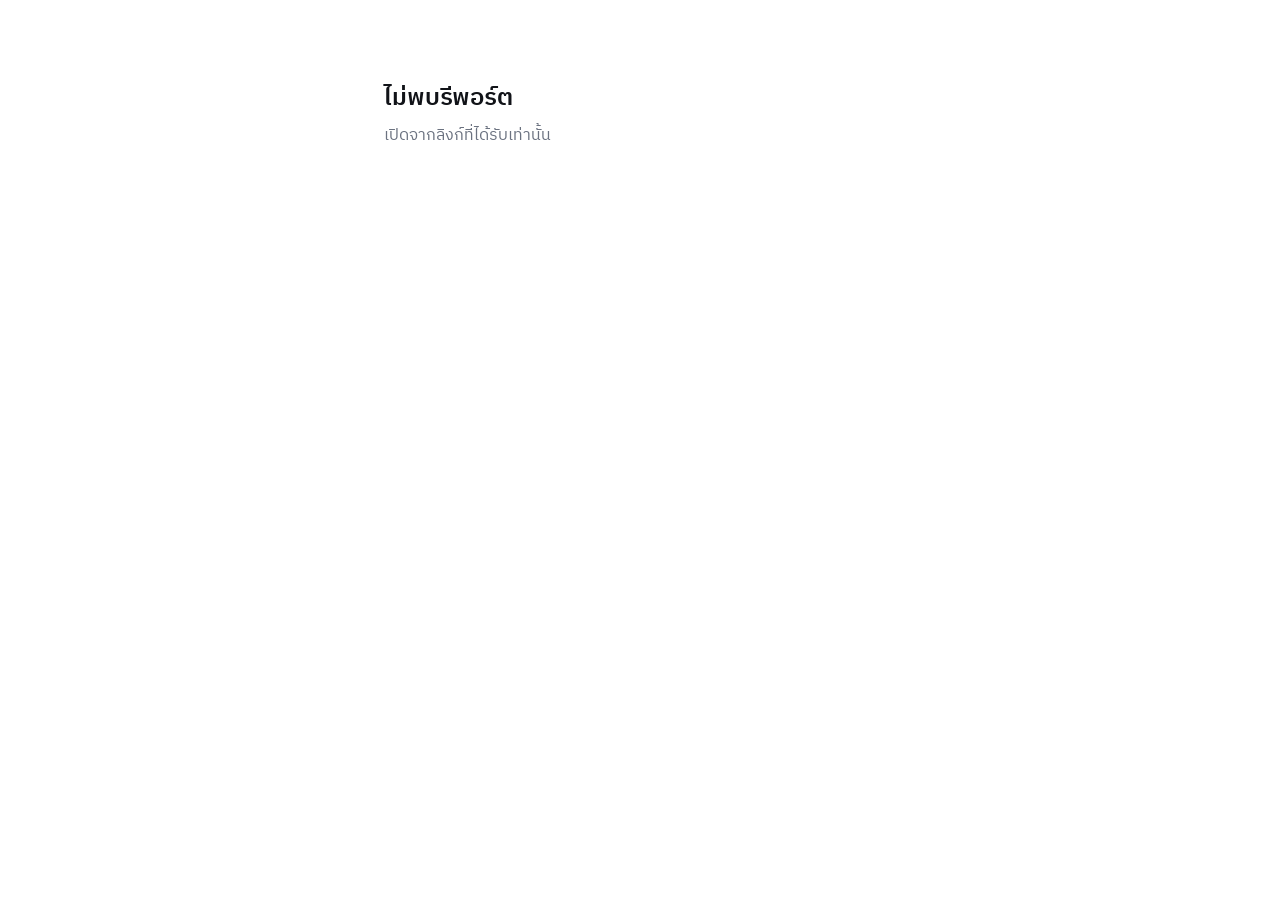
<file: index.html>
<!doctype html>
<html lang="th">
<head>
  <meta charset="utf-8">
  <meta name="viewport" content="width=device-width, initial-scale=1">
  <meta name="referrer" content="no-referrer">
  <meta name="robots" content="noindex">
  <title>รีพอร์ตคอนเทนต์คู่แข่ง</title>
  <link rel="preconnect" href="https://fonts.googleapis.com">
  <link rel="preconnect" href="https://fonts.gstatic.com" crossorigin>
  <link href="https://fonts.googleapis.com/css2?family=IBM+Plex+Sans+Thai:wght@400;500;600&display=swap" rel="stylesheet">
  <script type="module" crossorigin src="./assets/index-4ytcKoLO.js"></script>
  <link rel="stylesheet" crossorigin href="./assets/index-Bmg71lb2.css">
</head>
<body>
  <div id="root"></div>
</body>
</html>
</file>
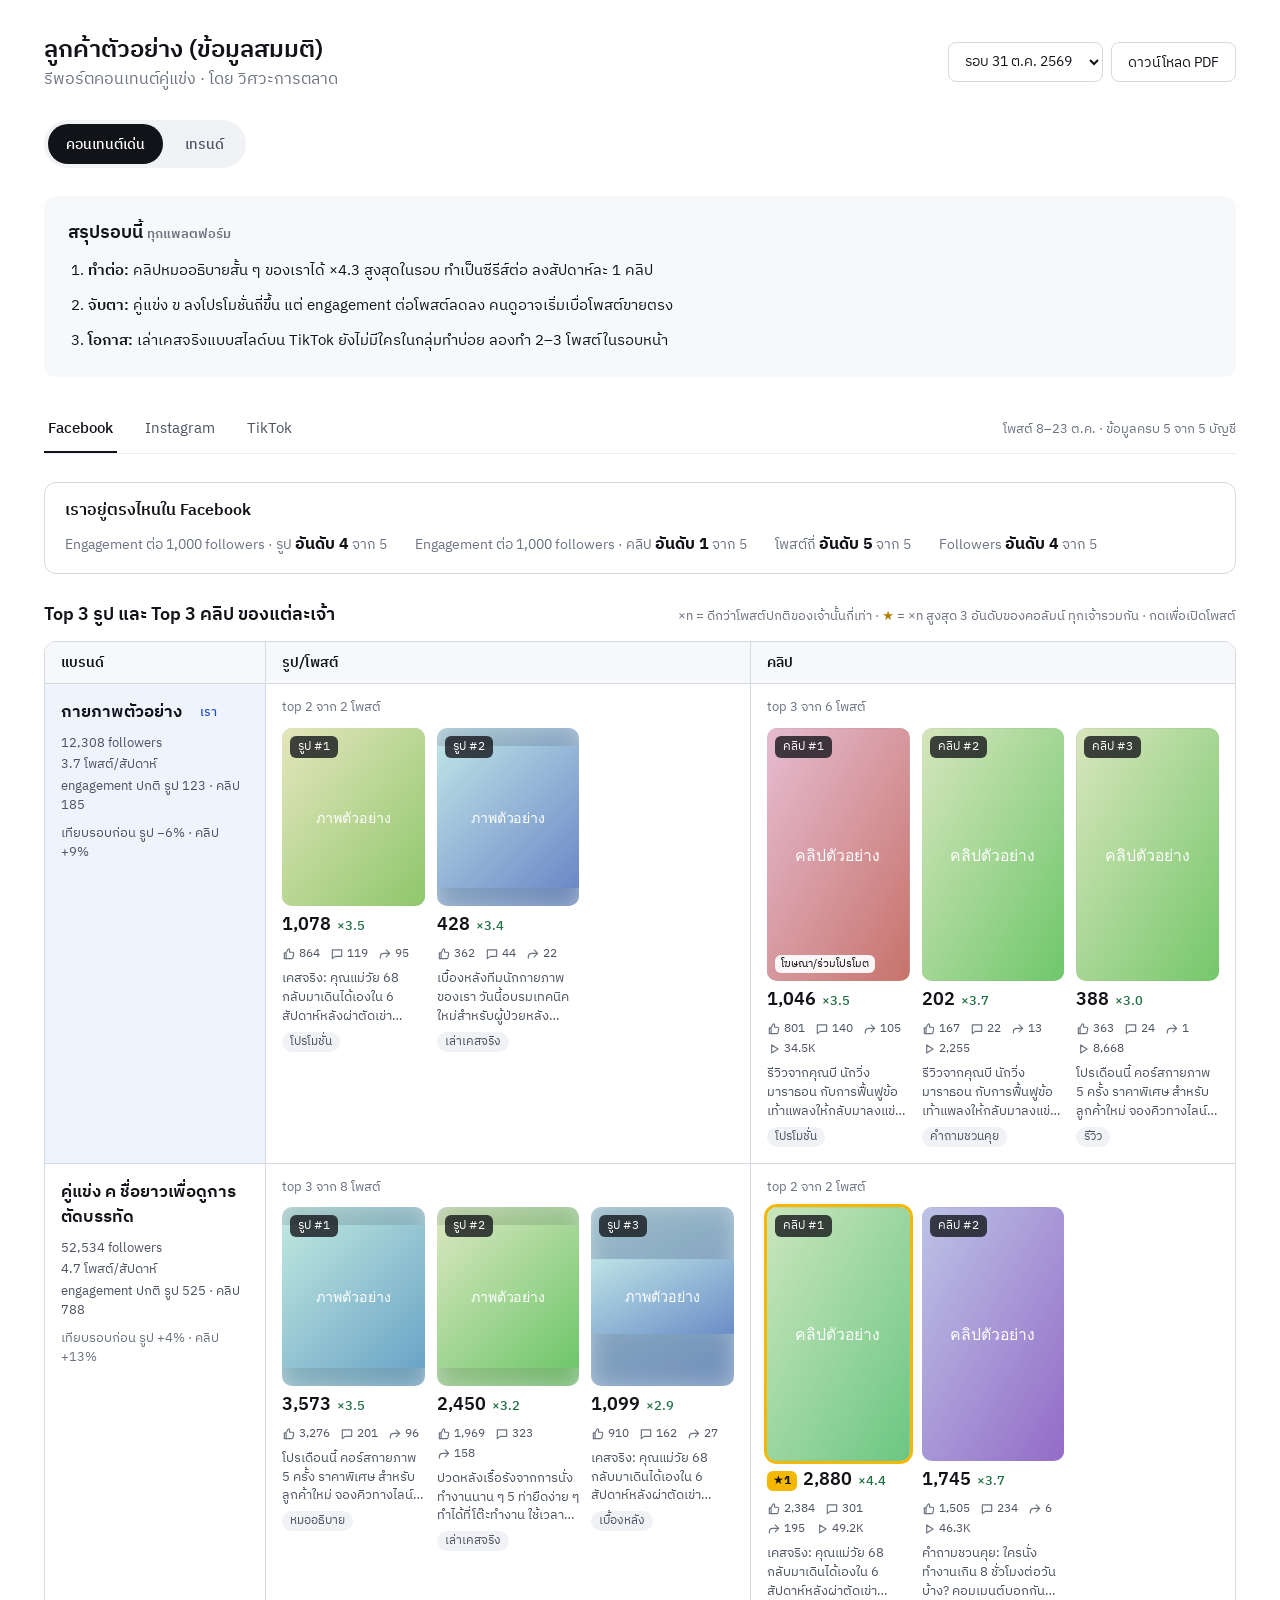
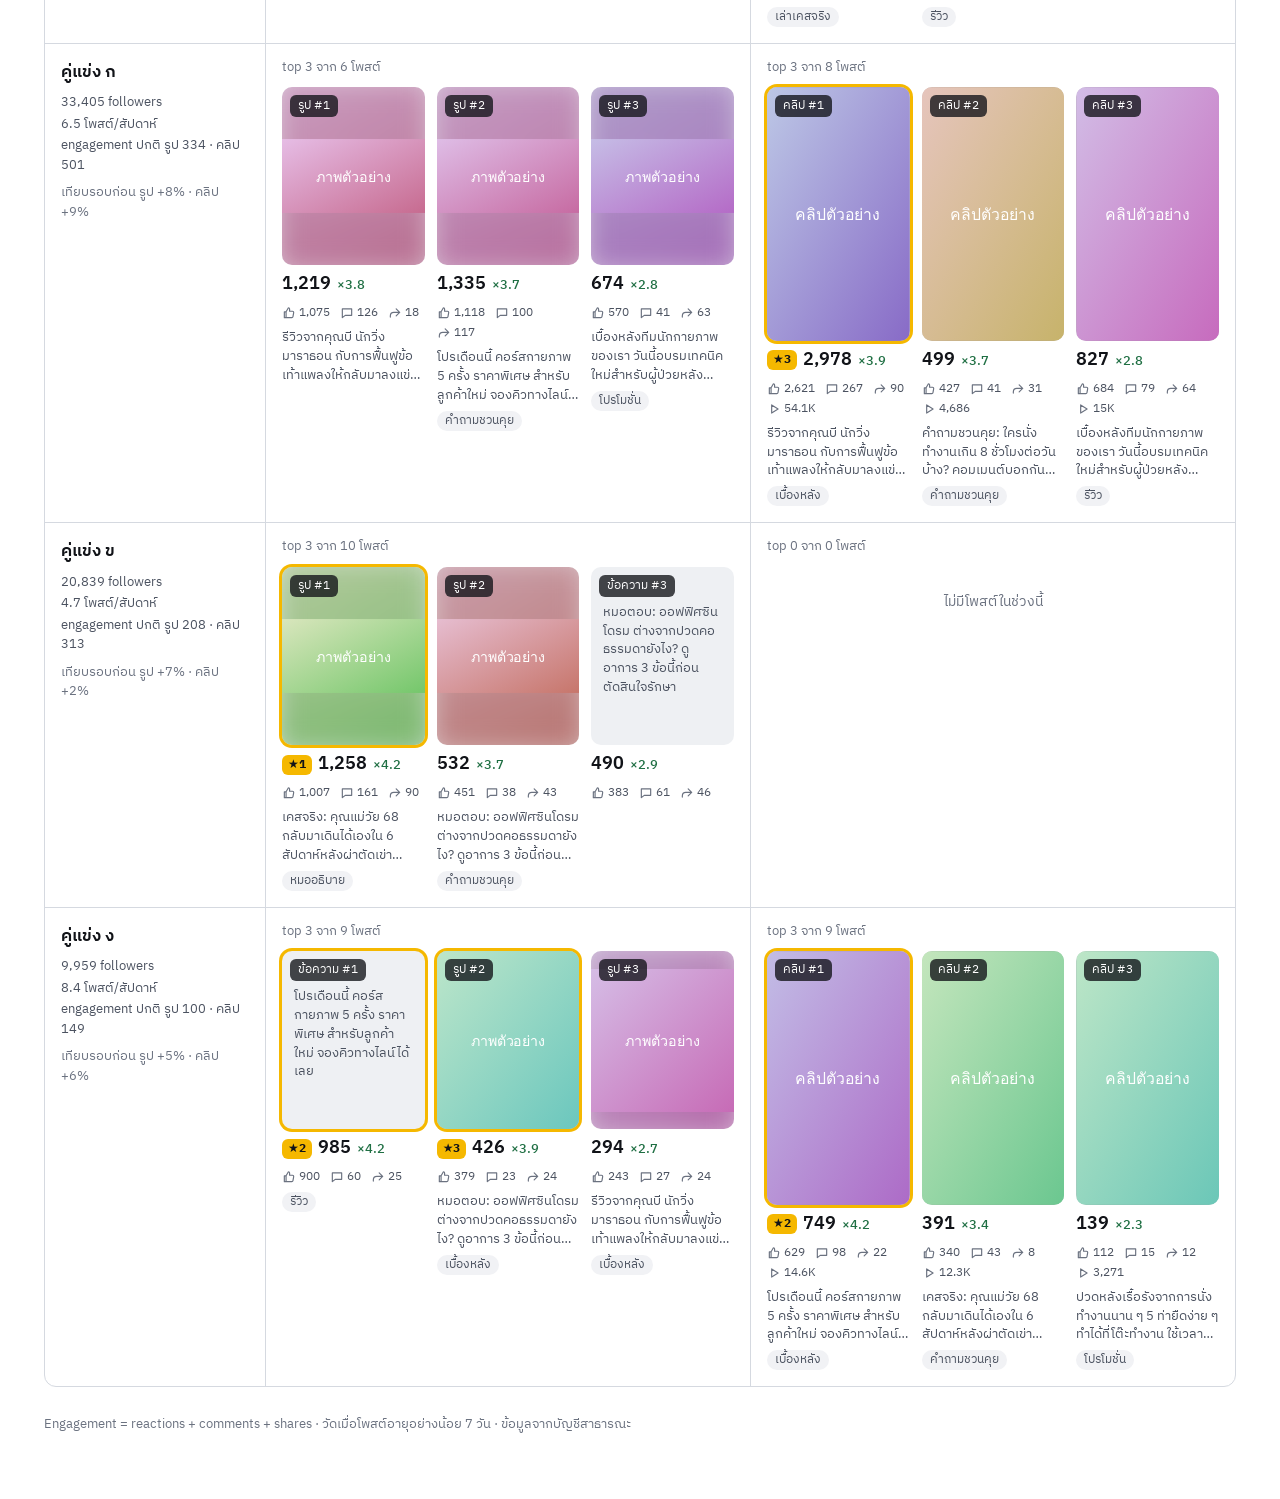
<file: demo/index.html>
<!doctype html>
<html lang="th">
<head>
  <meta charset="utf-8">
  <meta name="viewport" content="width=device-width, initial-scale=1">
  <meta name="referrer" content="no-referrer">
  <meta name="robots" content="noindex">
  <title>รีพอร์ตคอนเทนต์คู่แข่ง</title>
  <link rel="preconnect" href="https://fonts.googleapis.com">
  <link rel="preconnect" href="https://fonts.gstatic.com" crossorigin>
  <link href="https://fonts.googleapis.com/css2?family=IBM+Plex+Sans+Thai:wght@400;500;600&display=swap" rel="stylesheet">
  <script type="module" crossorigin src="./assets/index-D_NGTURt.js"></script>
  <link rel="stylesheet" crossorigin href="./assets/index-Bmg71lb2.css">
</head>
<body>
  <div id="root"></div>
</body>
</html>
</file>
<file: assets/index-Bmg71lb2.css>
:root{--ink: #111318;--ink-2: #4B5260;--muted: #6B7280;--line: #ECEEF1;--border: #D5D9E0;--soft: #F7F8FA;--chip: #F1F2F5;--blue: #1F4FBF;--blue-soft: #EEF3FD;--green: #1F6F43;color-scheme:light}*{box-sizing:border-box}#root{container-type:inline-size}body{margin:0;background:#fff;color:var(--ink);font-family:IBM Plex Sans Thai,system-ui,sans-serif;line-height:1.5}a{color:var(--blue)}h1{margin:0;font-size:24px;font-weight:600}h2{margin:0;font-size:18px;font-weight:600}h3{margin:0;font-size:17px;font-weight:600}h4{margin:0 0 8px;font-size:14px;font-weight:500;color:var(--ink-2)}p{margin:0}.muted{color:var(--muted)}.small{font-size:13px}.sr-only{position:absolute;width:1px;height:1px;overflow:hidden;clip:rect(0 0 0 0);white-space:nowrap}.print-only{display:none}.page{max-width:1080px;margin:0 auto;padding:32px 24px 64px;display:flex;flex-direction:column;gap:28px;transition:opacity .15s}.page.narrow{max-width:560px;padding-top:80px;gap:8px}.head{display:flex;flex-wrap:wrap;gap:16px;align-items:center;justify-content:space-between}.controls{display:flex;gap:8px;flex-wrap:wrap}select,.btn{font:inherit;font-size:14px;min-height:40px;padding:0 12px;border:1px solid var(--border);border-radius:8px;background:#fff;color:var(--ink)}.btn{padding:0 16px;cursor:pointer}.print-hint{flex-basis:100%;padding:10px 12px;border-radius:8px;background:var(--soft);color:var(--ink-2)}:focus-visible{outline:2px solid var(--blue);outline-offset:2px}.switch{display:inline-flex;align-self:flex-start;gap:4px;padding:4px;border-radius:999px;background:var(--chip)}.switch a,.switch button{display:inline-flex;align-items:center;min-height:40px;padding:0 18px;border-radius:999px;text-decoration:none;font-size:14px;font-weight:500;color:var(--ink-2)}.switch a[aria-current=page],.switch button[aria-pressed=true]{background:var(--ink);color:#fff}.switch button{border:0;background:none;font:inherit;font-size:14px;font-weight:500;cursor:pointer}.tabs{border-bottom:1px solid var(--line);display:flex;flex-wrap:wrap;align-items:center;justify-content:space-between;gap:8px}.tabs button{font:inherit;font-size:15px;min-height:48px;padding:0 4px;margin-right:24px;border:0;background:transparent;cursor:pointer;color:var(--ink-2)}.tabs button[aria-pressed=true]{color:var(--ink);font-weight:500;box-shadow:inset 0 -2px 0 var(--ink)}.summary{background:var(--soft);border-radius:12px;padding:24px}.summary h2{margin-bottom:12px}.summary ol{margin:0;padding-left:20px;display:flex;flex-direction:column;gap:10px;font-size:15px;line-height:1.65}.summary b{font-weight:600}.row-between{display:flex;flex-wrap:wrap;gap:8px;align-items:baseline;justify-content:space-between}.overview{display:flex;flex-direction:column;gap:12px}.own{font-size:12px;font-weight:500;color:var(--blue);background:var(--blue-soft);border-radius:999px;padding:2px 10px;margin-left:8px;vertical-align:middle}.nodata{padding:16px;border-radius:10px;background:var(--soft);color:var(--ink-2);font-size:14px}.page.wide{max-width:1240px}.matrix{border:1px solid var(--border);border-radius:12px;overflow:hidden}.mhead,.mrow{display:grid;grid-template-columns:220px repeat(2,minmax(0,1fr))}.cols-1 .mhead,.cols-1 .mrow{grid-template-columns:220px minmax(0,1fr)}.mhead{background:var(--soft);font-size:14px;font-weight:600}.mhead>div{padding:10px 16px}.mhead>div+div,.mcell{border-left:1px solid var(--border)}.mrow{border-top:1px solid var(--border)}.own-row .mbrand{background:var(--blue-soft)}.own-row .mbrand .muted{color:var(--ink-2)}.mbrand{padding:16px;display:flex;flex-direction:column;gap:8px}.stats{margin:0;padding:0;list-style:none;font-size:13px;color:var(--ink-2);display:flex;flex-direction:column;gap:2px}.mcell{padding:14px 16px 16px;min-width:0}.mcell h4{font-size:13px;font-weight:400;color:var(--muted);margin-bottom:10px}.mkind{display:none;font-weight:600;color:var(--ink)}.nodata-cell{grid-column:2 / -1;margin:0;color:var(--ink-2);font-size:14px;background:var(--soft)}.empty{margin:0;padding:24px 0;text-align:center;color:var(--muted);font-size:14px}.cards{display:grid;grid-template-columns:repeat(3,minmax(0,1fr));gap:12px}.cols-1 .cards{grid-template-columns:repeat(6,minmax(0,1fr))}@container (max-width: 1000px){.mhead{display:none}.mrow,.cols-1 .mrow{grid-template-columns:repeat(2,minmax(0,1fr))}.cols-1 .mrow{grid-template-columns:minmax(0,1fr)}.mbrand{grid-column:1 / -1;border-bottom:1px solid var(--border)}.mbrand .stats{flex-direction:row;flex-wrap:wrap;gap:2px 14px}.mcell:nth-child(2){border-left:0}.nodata-cell{grid-column:1 / -1;border-left:0}.mkind{display:inline}}.standing{border:1px solid var(--border);border-radius:12px;padding:16px 20px;display:flex;flex-direction:column;gap:10px}.standing h2{font-size:16px}.standing ul{margin:0;padding:0;list-style:none;display:flex;flex-wrap:wrap;gap:8px 28px;font-size:14px}.standing b{font-size:16px}.nowrap{white-space:nowrap}.toggle.kind-switch{display:none}@container (max-width: 640px){.toggle.kind-switch{display:flex;position:sticky;top:8px;z-index:2;box-shadow:0 0 0 8px #fff}.kind-switch button{flex:1;min-height:44px;font-size:15px}.matrix.show-image .mcell[data-kind=clip],.matrix.show-clip .mcell[data-kind=image]{display:none}.standing ul{flex-direction:column;gap:8px}.standing li{display:flex;justify-content:space-between;align-items:baseline;gap:12px}.mrow{grid-template-columns:minmax(0,1fr)}.mcell{border-left:0}.cards,.cols-1 .cards{grid-template-columns:repeat(3,minmax(0,1fr));gap:8px}}.card{display:flex;flex-direction:column;gap:6px;text-decoration:none;color:var(--ink);min-width:0}.card:hover .thumb{outline:2px solid var(--border)}.thumb{border-radius:10px;background:#eef0f3;position:relative;overflow:hidden}.thumb.r45{aspect-ratio:4 / 5}.thumb.r916{aspect-ratio:9 / 16}.thumb img{position:absolute;top:0;right:0;bottom:0;left:0;width:100%;height:100%;display:block}.thumb img.fill{object-fit:cover;filter:blur(14px) brightness(.9);transform:scale(1.15)}.thumb img.whole{object-fit:contain}.star{align-self:center;background:#f5b800;color:var(--ink);font-size:12px;font-weight:700;border-radius:6px;padding:1px 6px}.starred .thumb{box-shadow:0 0 0 3px #f5b800}.star-key{color:#b07f00;font-weight:700}.capbox{padding:36px 12px 12px;font-size:13px;line-height:1.45;color:var(--ink-2);height:100%;overflow:hidden;display:-webkit-box;-webkit-line-clamp:7;-webkit-box-orient:vertical}.rank{position:absolute;top:8px;left:8px;background:#111318c7;color:#fff;font-size:12px;border-radius:6px;padding:2px 8px}.labels{position:absolute;left:8px;right:8px;bottom:8px;display:flex;flex-wrap:wrap;gap:4px}.labels span{background:#ffffffeb;color:var(--ink);font-size:11px;border-radius:6px;padding:1px 6px}.nums{display:flex;flex-wrap:wrap;align-items:baseline;gap:2px 6px}.eng{font-size:18px;font-weight:600}.ol{font-size:13px;color:var(--green);font-weight:500}.metrics{display:flex;flex-wrap:wrap;gap:2px 10px;font-size:12px;color:var(--ink-2);font-variant-numeric:tabular-nums}.metric{display:inline-flex;align-items:center;gap:3px;white-space:nowrap}.metric svg{fill:none;stroke:currentColor;stroke-width:2;stroke-linecap:round;stroke-linejoin:round;color:var(--muted)}.cap{font-size:13px;color:var(--ink-2);line-height:1.45;display:-webkit-box;-webkit-line-clamp:3;-webkit-box-orient:vertical;overflow:hidden;overflow-wrap:anywhere}.hook{align-self:flex-start;font-size:12px;color:var(--ink-2);background:var(--chip);border-radius:999px;padding:1px 8px}.stat-cards{display:grid;grid-template-columns:repeat(auto-fit,minmax(min(100%,220px),1fr));gap:16px}.stat{border:1px solid var(--line);border-radius:12px;padding:18px 20px;display:flex;flex-direction:column;gap:4px}.big{font-size:28px;font-weight:600}.panel{display:flex;flex-direction:column;gap:12px;min-width:0}.two-col{display:grid;grid-template-columns:repeat(auto-fit,minmax(min(100%,380px),1fr));gap:32px}.toggle{display:inline-flex;gap:4px;padding:4px;border-radius:999px;background:var(--chip)}.toggle button{font:inherit;font-size:14px;min-height:36px;padding:0 14px;border:0;border-radius:999px;background:transparent;color:var(--ink-2);cursor:pointer}.toggle button[aria-pressed=true]{background:#fff;color:var(--ink);font-weight:500}.legend{display:flex;gap:16px;font-size:13px;color:var(--ink-2)}.legend i{display:inline-block;width:16px;height:3px;border-radius:2px;margin-right:6px;vertical-align:middle}.chart{position:relative;width:100%}.chart svg{display:block;touch-action:pan-y}.tick{font-size:12px;fill:var(--muted);font-variant-numeric:tabular-nums}.end{font-size:13px;fill:var(--ink-2)}.end.own{fill:var(--blue);font-weight:600}.tooltip{position:absolute;top:8px;min-width:160px;background:#fff;border:1px solid var(--border);border-radius:8px;padding:8px 10px;font-size:13px;box-shadow:0 4px 12px #11131814;pointer-events:none}.own-text{color:var(--blue);font-weight:600}.bars{display:flex;flex-direction:column;gap:10px}.bar-row{display:grid;grid-template-columns:minmax(80px,140px) 1fr auto auto;gap:10px;align-items:center;font-size:14px}.bar-row>span:first-child{overflow:hidden;text-overflow:ellipsis;white-space:nowrap}.bar-track{height:10px;background:var(--chip);border-radius:4px;overflow:hidden}.bar{height:100%;border-radius:0 4px 4px 0}.num{font-variant-numeric:tabular-nums}details summary{cursor:pointer;font-size:14px;color:var(--blue);min-height:32px}.table-wrap{overflow-x:auto}table{border-collapse:collapse;width:100%;font-size:14px}th,td{text-align:right;padding:10px 12px;border-bottom:1px solid var(--line);white-space:nowrap;font-variant-numeric:tabular-nums}th:first-child{text-align:left}thead th{font-weight:500;color:var(--ink-2)}tbody th{font-weight:500}@container (max-width: 640px){.page{padding:20px 16px 48px;gap:22px}.tabs button{margin-right:16px}}@media print{*{-webkit-print-color-adjust:exact;print-color-adjust:exact}}.printing .no-print{display:none!important}.printing .print-only{display:block}.printing .page{padding:24px;gap:16px}.printing .kind-switch{display:none!important}.printing .matrix .mcell{display:block!important}.printing a{color:inherit}.admin-nav{display:flex;flex-wrap:wrap;align-items:center;gap:8px 20px;padding:12px 24px;border-bottom:1px solid var(--line)}.admin-nav nav{display:flex;flex-wrap:wrap;gap:4px 16px;flex:1 1 auto}.admin-nav nav a{text-decoration:none;white-space:nowrap;color:var(--ink-2);min-height:40px;display:inline-flex;align-items:center}.admin-nav nav a[aria-current=page]{color:var(--ink);font-weight:600;box-shadow:inset 0 -2px 0 var(--ink)}.btn{display:inline-flex;align-items:center;justify-content:center;text-decoration:none}.btn.primary{background:var(--blue);border-color:var(--blue);color:#fff}.btn.danger{border-color:#b42318;color:#b42318}.btn.small{min-height:36px;font-size:13px;padding:0 12px}.btn:disabled{opacity:.5;cursor:not-allowed}.notice{padding:10px 12px;border-radius:8px;background:#fff3e6;color:#7a3b00;font-size:14px}.stack{display:flex;flex-direction:column;gap:12px}.grow{flex:1;min-width:0}.plain{margin:0;padding-left:18px;display:flex;flex-direction:column;gap:4px}.field{display:flex;flex-direction:column;gap:4px;font-size:14px;color:var(--ink-2)}.field input,.field textarea{font:inherit;font-size:15px;color:var(--ink);padding:10px 12px;border:1px solid var(--border);border-radius:8px;width:100%}.field input{min-height:44px}.box{border:1px solid var(--border);border-radius:12px;padding:16px;display:flex;flex-direction:column;gap:8px}.flag-box{border-color:#f2c894;background:#fffbf5}.ok-box{border-color:#cfe8da;background:#f4faf6}.copy{margin:0;white-space:pre-wrap;overflow-wrap:anywhere;font:inherit;font-size:14px}.admin-list{list-style:none;margin:0;padding:0;border:1px solid var(--border);border-radius:12px}.admin-list>li{display:flex;flex-wrap:wrap;align-items:center;gap:8px 12px;padding:14px 16px}.admin-list>li+li{border-top:1px solid var(--line)}.admin-list>li>.grow{flex-basis:14rem;overflow-wrap:anywhere}.brand-head{align-items:center}.brand-head>strong{flex-basis:12rem}.brand-head input{font:inherit;font-size:15px;padding:8px 10px;border:1px solid var(--border);border-radius:8px;min-height:40px}.links{list-style:none;margin:0;padding:0;display:flex;flex-direction:column}.links>li{display:flex;flex-wrap:wrap;align-items:center;gap:6px 10px;padding:8px 0}.links>li+li{border-top:1px solid var(--line)}.links>li>.grow{flex-basis:10rem;overflow-wrap:anywhere}.link-pl{width:5.5rem;flex:none;font-size:14px;color:var(--ink-2)}.link-input{flex-basis:100%}.toast{position:sticky;bottom:16px;z-index:5;box-shadow:0 2px 10px #0000001f}.pill{border-radius:999px;padding:4px 12px;font-size:13px;font-weight:500;white-space:nowrap}.pill.flag{background:#fff3e6;color:#7a3b00}.pill.draft{background:var(--blue-soft);color:var(--blue)}.pill.pub{background:#edf7f1;color:var(--green)}.pill.wait{background:var(--chip);color:var(--ink-2)}.chips{display:flex;flex-wrap:wrap;gap:8px}.chip{font:inherit;font-size:14px;display:inline-flex;align-items:center;min-height:40px;padding:0 14px;border-radius:999px;border:1px solid var(--line);background:var(--chip);color:var(--ink-2)}.chip.ok,.chip[aria-pressed=true]{border-color:#cfe8da;background:#edf7f1;color:var(--green)}.chip.ask{border-color:var(--blue);background:#fff;color:var(--blue);cursor:pointer}.card-wrap{display:flex;flex-direction:column;gap:6px;min-width:0}.switch-row{display:flex;align-items:center;justify-content:space-between;gap:12px}.page.narrow-form{max-width:720px}
</file>
<file: demo/assets/index-Bmg71lb2.css>
:root{--ink: #111318;--ink-2: #4B5260;--muted: #6B7280;--line: #ECEEF1;--border: #D5D9E0;--soft: #F7F8FA;--chip: #F1F2F5;--blue: #1F4FBF;--blue-soft: #EEF3FD;--green: #1F6F43;color-scheme:light}*{box-sizing:border-box}#root{container-type:inline-size}body{margin:0;background:#fff;color:var(--ink);font-family:IBM Plex Sans Thai,system-ui,sans-serif;line-height:1.5}a{color:var(--blue)}h1{margin:0;font-size:24px;font-weight:600}h2{margin:0;font-size:18px;font-weight:600}h3{margin:0;font-size:17px;font-weight:600}h4{margin:0 0 8px;font-size:14px;font-weight:500;color:var(--ink-2)}p{margin:0}.muted{color:var(--muted)}.small{font-size:13px}.sr-only{position:absolute;width:1px;height:1px;overflow:hidden;clip:rect(0 0 0 0);white-space:nowrap}.print-only{display:none}.page{max-width:1080px;margin:0 auto;padding:32px 24px 64px;display:flex;flex-direction:column;gap:28px;transition:opacity .15s}.page.narrow{max-width:560px;padding-top:80px;gap:8px}.head{display:flex;flex-wrap:wrap;gap:16px;align-items:center;justify-content:space-between}.controls{display:flex;gap:8px;flex-wrap:wrap}select,.btn{font:inherit;font-size:14px;min-height:40px;padding:0 12px;border:1px solid var(--border);border-radius:8px;background:#fff;color:var(--ink)}.btn{padding:0 16px;cursor:pointer}.print-hint{flex-basis:100%;padding:10px 12px;border-radius:8px;background:var(--soft);color:var(--ink-2)}:focus-visible{outline:2px solid var(--blue);outline-offset:2px}.switch{display:inline-flex;align-self:flex-start;gap:4px;padding:4px;border-radius:999px;background:var(--chip)}.switch a,.switch button{display:inline-flex;align-items:center;min-height:40px;padding:0 18px;border-radius:999px;text-decoration:none;font-size:14px;font-weight:500;color:var(--ink-2)}.switch a[aria-current=page],.switch button[aria-pressed=true]{background:var(--ink);color:#fff}.switch button{border:0;background:none;font:inherit;font-size:14px;font-weight:500;cursor:pointer}.tabs{border-bottom:1px solid var(--line);display:flex;flex-wrap:wrap;align-items:center;justify-content:space-between;gap:8px}.tabs button{font:inherit;font-size:15px;min-height:48px;padding:0 4px;margin-right:24px;border:0;background:transparent;cursor:pointer;color:var(--ink-2)}.tabs button[aria-pressed=true]{color:var(--ink);font-weight:500;box-shadow:inset 0 -2px 0 var(--ink)}.summary{background:var(--soft);border-radius:12px;padding:24px}.summary h2{margin-bottom:12px}.summary ol{margin:0;padding-left:20px;display:flex;flex-direction:column;gap:10px;font-size:15px;line-height:1.65}.summary b{font-weight:600}.row-between{display:flex;flex-wrap:wrap;gap:8px;align-items:baseline;justify-content:space-between}.overview{display:flex;flex-direction:column;gap:12px}.own{font-size:12px;font-weight:500;color:var(--blue);background:var(--blue-soft);border-radius:999px;padding:2px 10px;margin-left:8px;vertical-align:middle}.nodata{padding:16px;border-radius:10px;background:var(--soft);color:var(--ink-2);font-size:14px}.page.wide{max-width:1240px}.matrix{border:1px solid var(--border);border-radius:12px;overflow:hidden}.mhead,.mrow{display:grid;grid-template-columns:220px repeat(2,minmax(0,1fr))}.cols-1 .mhead,.cols-1 .mrow{grid-template-columns:220px minmax(0,1fr)}.mhead{background:var(--soft);font-size:14px;font-weight:600}.mhead>div{padding:10px 16px}.mhead>div+div,.mcell{border-left:1px solid var(--border)}.mrow{border-top:1px solid var(--border)}.own-row .mbrand{background:var(--blue-soft)}.own-row .mbrand .muted{color:var(--ink-2)}.mbrand{padding:16px;display:flex;flex-direction:column;gap:8px}.stats{margin:0;padding:0;list-style:none;font-size:13px;color:var(--ink-2);display:flex;flex-direction:column;gap:2px}.mcell{padding:14px 16px 16px;min-width:0}.mcell h4{font-size:13px;font-weight:400;color:var(--muted);margin-bottom:10px}.mkind{display:none;font-weight:600;color:var(--ink)}.nodata-cell{grid-column:2 / -1;margin:0;color:var(--ink-2);font-size:14px;background:var(--soft)}.empty{margin:0;padding:24px 0;text-align:center;color:var(--muted);font-size:14px}.cards{display:grid;grid-template-columns:repeat(3,minmax(0,1fr));gap:12px}.cols-1 .cards{grid-template-columns:repeat(6,minmax(0,1fr))}@container (max-width: 1000px){.mhead{display:none}.mrow,.cols-1 .mrow{grid-template-columns:repeat(2,minmax(0,1fr))}.cols-1 .mrow{grid-template-columns:minmax(0,1fr)}.mbrand{grid-column:1 / -1;border-bottom:1px solid var(--border)}.mbrand .stats{flex-direction:row;flex-wrap:wrap;gap:2px 14px}.mcell:nth-child(2){border-left:0}.nodata-cell{grid-column:1 / -1;border-left:0}.mkind{display:inline}}.standing{border:1px solid var(--border);border-radius:12px;padding:16px 20px;display:flex;flex-direction:column;gap:10px}.standing h2{font-size:16px}.standing ul{margin:0;padding:0;list-style:none;display:flex;flex-wrap:wrap;gap:8px 28px;font-size:14px}.standing b{font-size:16px}.nowrap{white-space:nowrap}.toggle.kind-switch{display:none}@container (max-width: 640px){.toggle.kind-switch{display:flex;position:sticky;top:8px;z-index:2;box-shadow:0 0 0 8px #fff}.kind-switch button{flex:1;min-height:44px;font-size:15px}.matrix.show-image .mcell[data-kind=clip],.matrix.show-clip .mcell[data-kind=image]{display:none}.standing ul{flex-direction:column;gap:8px}.standing li{display:flex;justify-content:space-between;align-items:baseline;gap:12px}.mrow{grid-template-columns:minmax(0,1fr)}.mcell{border-left:0}.cards,.cols-1 .cards{grid-template-columns:repeat(3,minmax(0,1fr));gap:8px}}.card{display:flex;flex-direction:column;gap:6px;text-decoration:none;color:var(--ink);min-width:0}.card:hover .thumb{outline:2px solid var(--border)}.thumb{border-radius:10px;background:#eef0f3;position:relative;overflow:hidden}.thumb.r45{aspect-ratio:4 / 5}.thumb.r916{aspect-ratio:9 / 16}.thumb img{position:absolute;top:0;right:0;bottom:0;left:0;width:100%;height:100%;display:block}.thumb img.fill{object-fit:cover;filter:blur(14px) brightness(.9);transform:scale(1.15)}.thumb img.whole{object-fit:contain}.star{align-self:center;background:#f5b800;color:var(--ink);font-size:12px;font-weight:700;border-radius:6px;padding:1px 6px}.starred .thumb{box-shadow:0 0 0 3px #f5b800}.star-key{color:#b07f00;font-weight:700}.capbox{padding:36px 12px 12px;font-size:13px;line-height:1.45;color:var(--ink-2);height:100%;overflow:hidden;display:-webkit-box;-webkit-line-clamp:7;-webkit-box-orient:vertical}.rank{position:absolute;top:8px;left:8px;background:#111318c7;color:#fff;font-size:12px;border-radius:6px;padding:2px 8px}.labels{position:absolute;left:8px;right:8px;bottom:8px;display:flex;flex-wrap:wrap;gap:4px}.labels span{background:#ffffffeb;color:var(--ink);font-size:11px;border-radius:6px;padding:1px 6px}.nums{display:flex;flex-wrap:wrap;align-items:baseline;gap:2px 6px}.eng{font-size:18px;font-weight:600}.ol{font-size:13px;color:var(--green);font-weight:500}.metrics{display:flex;flex-wrap:wrap;gap:2px 10px;font-size:12px;color:var(--ink-2);font-variant-numeric:tabular-nums}.metric{display:inline-flex;align-items:center;gap:3px;white-space:nowrap}.metric svg{fill:none;stroke:currentColor;stroke-width:2;stroke-linecap:round;stroke-linejoin:round;color:var(--muted)}.cap{font-size:13px;color:var(--ink-2);line-height:1.45;display:-webkit-box;-webkit-line-clamp:3;-webkit-box-orient:vertical;overflow:hidden;overflow-wrap:anywhere}.hook{align-self:flex-start;font-size:12px;color:var(--ink-2);background:var(--chip);border-radius:999px;padding:1px 8px}.stat-cards{display:grid;grid-template-columns:repeat(auto-fit,minmax(min(100%,220px),1fr));gap:16px}.stat{border:1px solid var(--line);border-radius:12px;padding:18px 20px;display:flex;flex-direction:column;gap:4px}.big{font-size:28px;font-weight:600}.panel{display:flex;flex-direction:column;gap:12px;min-width:0}.two-col{display:grid;grid-template-columns:repeat(auto-fit,minmax(min(100%,380px),1fr));gap:32px}.toggle{display:inline-flex;gap:4px;padding:4px;border-radius:999px;background:var(--chip)}.toggle button{font:inherit;font-size:14px;min-height:36px;padding:0 14px;border:0;border-radius:999px;background:transparent;color:var(--ink-2);cursor:pointer}.toggle button[aria-pressed=true]{background:#fff;color:var(--ink);font-weight:500}.legend{display:flex;gap:16px;font-size:13px;color:var(--ink-2)}.legend i{display:inline-block;width:16px;height:3px;border-radius:2px;margin-right:6px;vertical-align:middle}.chart{position:relative;width:100%}.chart svg{display:block;touch-action:pan-y}.tick{font-size:12px;fill:var(--muted);font-variant-numeric:tabular-nums}.end{font-size:13px;fill:var(--ink-2)}.end.own{fill:var(--blue);font-weight:600}.tooltip{position:absolute;top:8px;min-width:160px;background:#fff;border:1px solid var(--border);border-radius:8px;padding:8px 10px;font-size:13px;box-shadow:0 4px 12px #11131814;pointer-events:none}.own-text{color:var(--blue);font-weight:600}.bars{display:flex;flex-direction:column;gap:10px}.bar-row{display:grid;grid-template-columns:minmax(80px,140px) 1fr auto auto;gap:10px;align-items:center;font-size:14px}.bar-row>span:first-child{overflow:hidden;text-overflow:ellipsis;white-space:nowrap}.bar-track{height:10px;background:var(--chip);border-radius:4px;overflow:hidden}.bar{height:100%;border-radius:0 4px 4px 0}.num{font-variant-numeric:tabular-nums}details summary{cursor:pointer;font-size:14px;color:var(--blue);min-height:32px}.table-wrap{overflow-x:auto}table{border-collapse:collapse;width:100%;font-size:14px}th,td{text-align:right;padding:10px 12px;border-bottom:1px solid var(--line);white-space:nowrap;font-variant-numeric:tabular-nums}th:first-child{text-align:left}thead th{font-weight:500;color:var(--ink-2)}tbody th{font-weight:500}@container (max-width: 640px){.page{padding:20px 16px 48px;gap:22px}.tabs button{margin-right:16px}}@media print{*{-webkit-print-color-adjust:exact;print-color-adjust:exact}}.printing .no-print{display:none!important}.printing .print-only{display:block}.printing .page{padding:24px;gap:16px}.printing .kind-switch{display:none!important}.printing .matrix .mcell{display:block!important}.printing a{color:inherit}.admin-nav{display:flex;flex-wrap:wrap;align-items:center;gap:8px 20px;padding:12px 24px;border-bottom:1px solid var(--line)}.admin-nav nav{display:flex;flex-wrap:wrap;gap:4px 16px;flex:1 1 auto}.admin-nav nav a{text-decoration:none;white-space:nowrap;color:var(--ink-2);min-height:40px;display:inline-flex;align-items:center}.admin-nav nav a[aria-current=page]{color:var(--ink);font-weight:600;box-shadow:inset 0 -2px 0 var(--ink)}.btn{display:inline-flex;align-items:center;justify-content:center;text-decoration:none}.btn.primary{background:var(--blue);border-color:var(--blue);color:#fff}.btn.danger{border-color:#b42318;color:#b42318}.btn.small{min-height:36px;font-size:13px;padding:0 12px}.btn:disabled{opacity:.5;cursor:not-allowed}.notice{padding:10px 12px;border-radius:8px;background:#fff3e6;color:#7a3b00;font-size:14px}.stack{display:flex;flex-direction:column;gap:12px}.grow{flex:1;min-width:0}.plain{margin:0;padding-left:18px;display:flex;flex-direction:column;gap:4px}.field{display:flex;flex-direction:column;gap:4px;font-size:14px;color:var(--ink-2)}.field input,.field textarea{font:inherit;font-size:15px;color:var(--ink);padding:10px 12px;border:1px solid var(--border);border-radius:8px;width:100%}.field input{min-height:44px}.box{border:1px solid var(--border);border-radius:12px;padding:16px;display:flex;flex-direction:column;gap:8px}.flag-box{border-color:#f2c894;background:#fffbf5}.ok-box{border-color:#cfe8da;background:#f4faf6}.copy{margin:0;white-space:pre-wrap;overflow-wrap:anywhere;font:inherit;font-size:14px}.admin-list{list-style:none;margin:0;padding:0;border:1px solid var(--border);border-radius:12px}.admin-list>li{display:flex;flex-wrap:wrap;align-items:center;gap:8px 12px;padding:14px 16px}.admin-list>li+li{border-top:1px solid var(--line)}.admin-list>li>.grow{flex-basis:14rem;overflow-wrap:anywhere}.brand-head{align-items:center}.brand-head>strong{flex-basis:12rem}.brand-head input{font:inherit;font-size:15px;padding:8px 10px;border:1px solid var(--border);border-radius:8px;min-height:40px}.links{list-style:none;margin:0;padding:0;display:flex;flex-direction:column}.links>li{display:flex;flex-wrap:wrap;align-items:center;gap:6px 10px;padding:8px 0}.links>li+li{border-top:1px solid var(--line)}.links>li>.grow{flex-basis:10rem;overflow-wrap:anywhere}.link-pl{width:5.5rem;flex:none;font-size:14px;color:var(--ink-2)}.link-input{flex-basis:100%}.toast{position:sticky;bottom:16px;z-index:5;box-shadow:0 2px 10px #0000001f}.pill{border-radius:999px;padding:4px 12px;font-size:13px;font-weight:500;white-space:nowrap}.pill.flag{background:#fff3e6;color:#7a3b00}.pill.draft{background:var(--blue-soft);color:var(--blue)}.pill.pub{background:#edf7f1;color:var(--green)}.pill.wait{background:var(--chip);color:var(--ink-2)}.chips{display:flex;flex-wrap:wrap;gap:8px}.chip{font:inherit;font-size:14px;display:inline-flex;align-items:center;min-height:40px;padding:0 14px;border-radius:999px;border:1px solid var(--line);background:var(--chip);color:var(--ink-2)}.chip.ok,.chip[aria-pressed=true]{border-color:#cfe8da;background:#edf7f1;color:var(--green)}.chip.ask{border-color:var(--blue);background:#fff;color:var(--blue);cursor:pointer}.card-wrap{display:flex;flex-direction:column;gap:6px;min-width:0}.switch-row{display:flex;align-items:center;justify-content:space-between;gap:12px}.page.narrow-form{max-width:720px}
</file>
